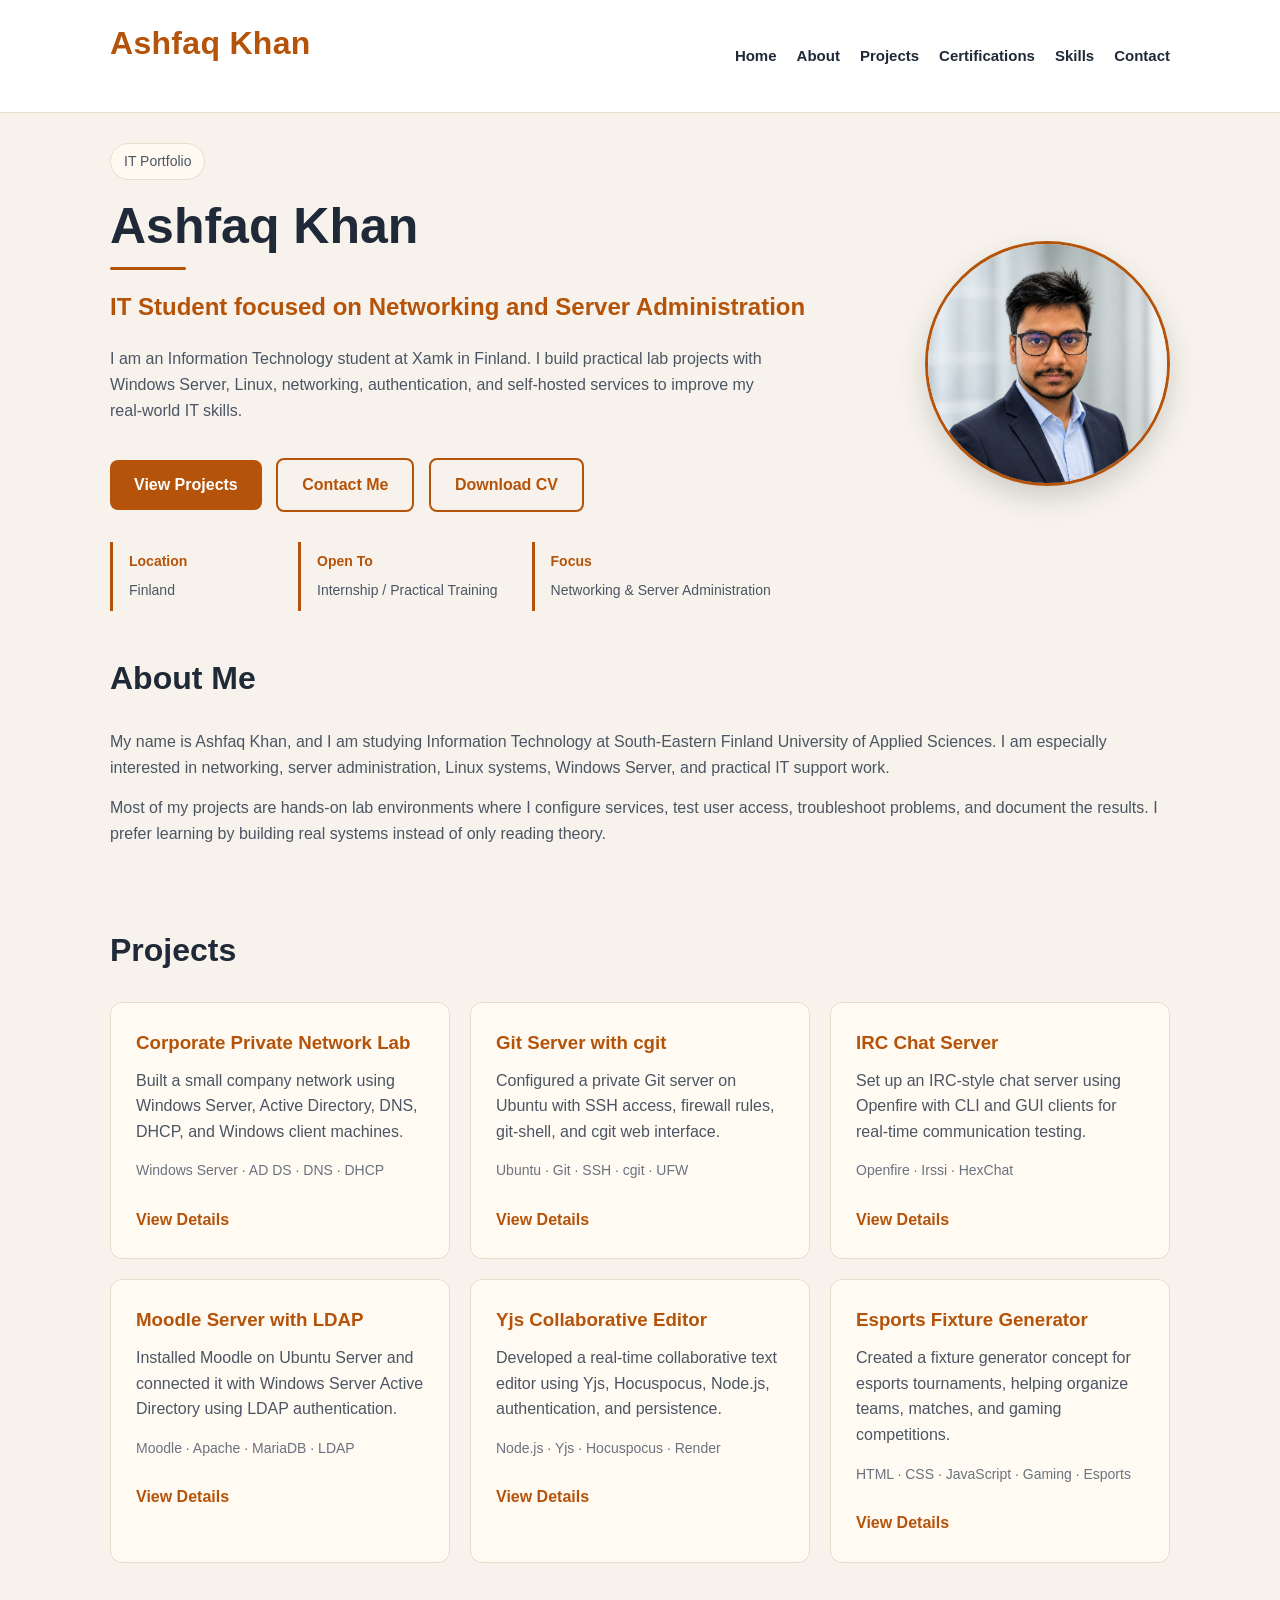
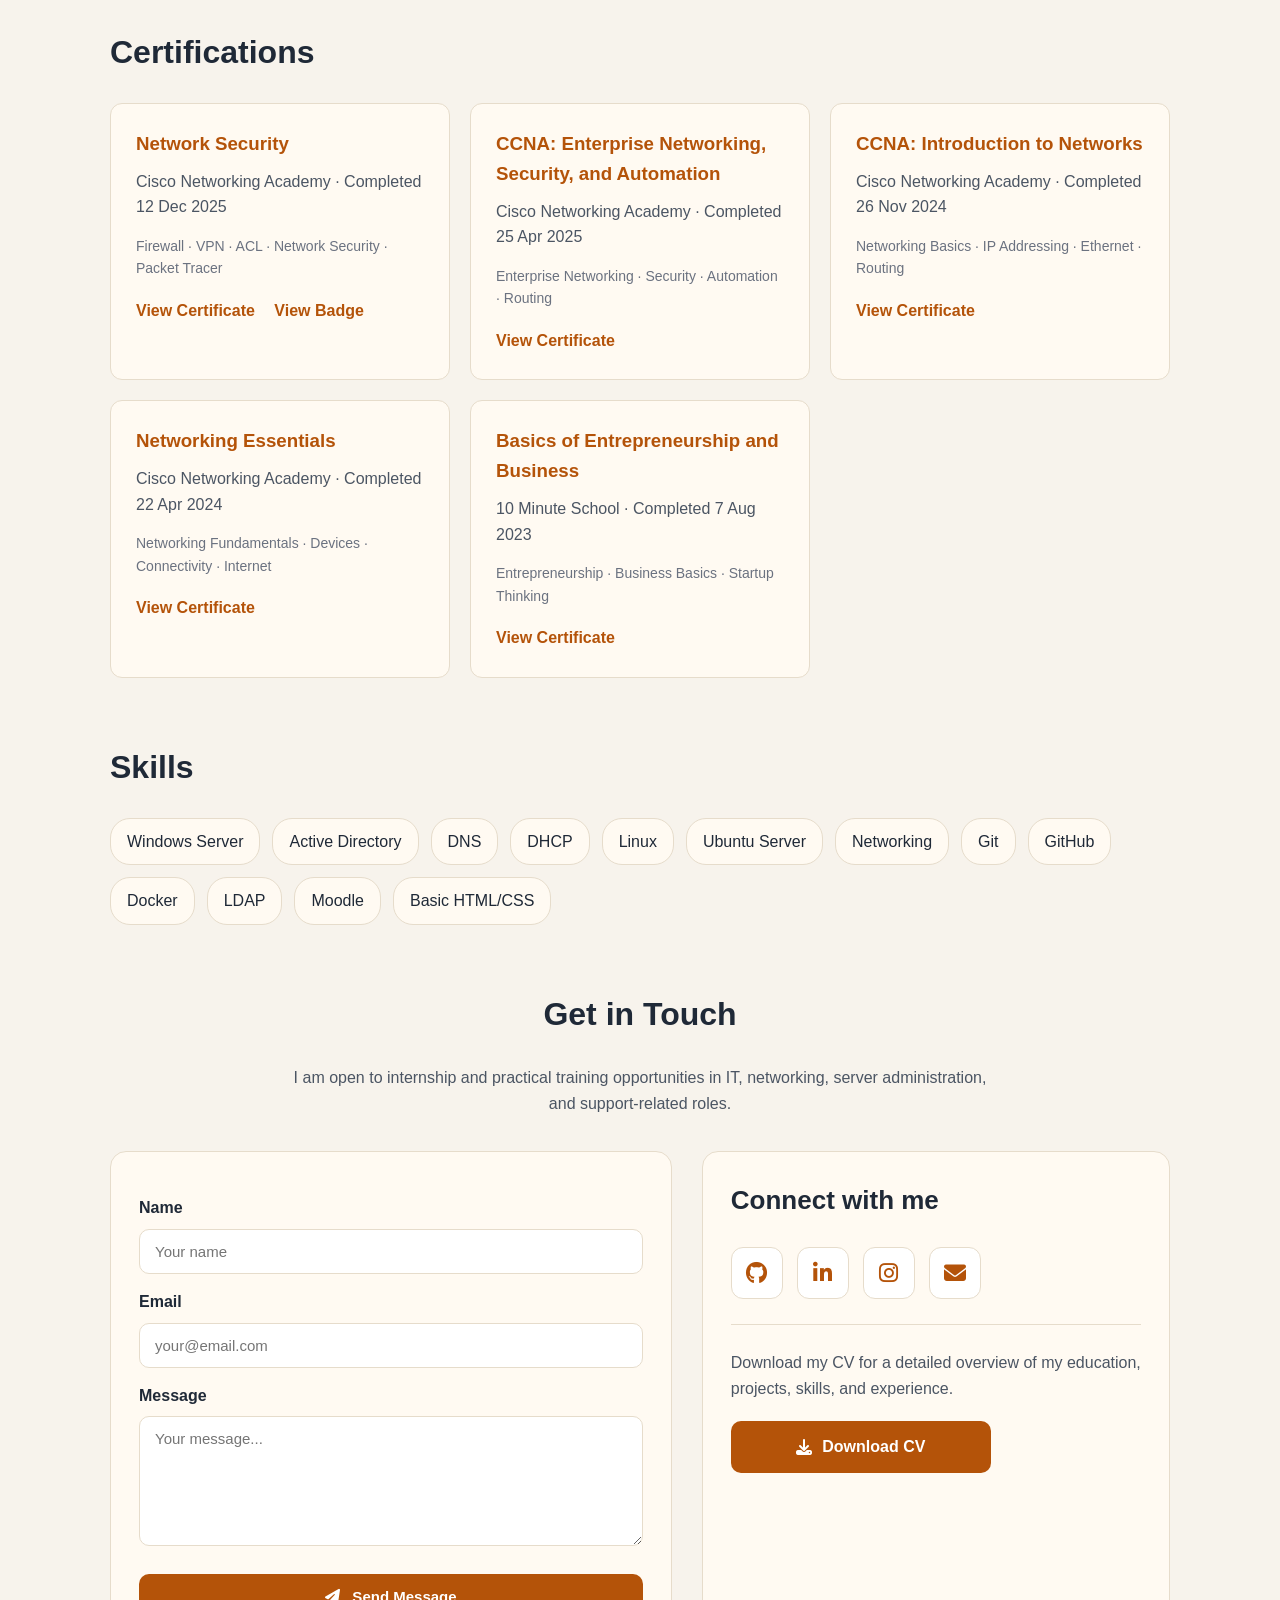
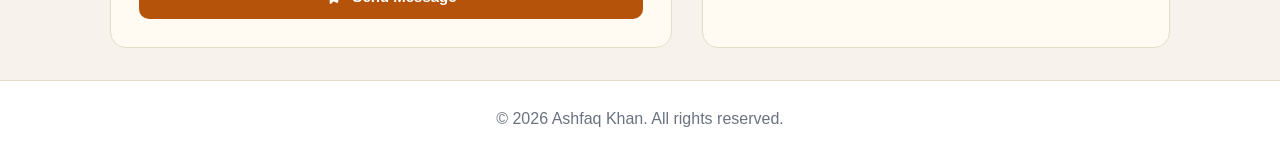
<file: index.html>
<!DOCTYPE html>
<html lang="en">
<head>
  <meta charset="UTF-8" />
  <meta name="viewport" content="width=device-width, initial-scale=1.0" />

  <title>Ashfaq Khan | IT Portfolio | Networking & Server Administration</title>

  <meta name="description" content="Ashfaq Khan is an IT student in Finland focused on networking, server administration, Linux, Windows Server, cybersecurity basics, and practical IT lab projects." />
  <meta name="keywords" content="Ashfaq Khan, IT portfolio, networking, server administration, Windows Server, Linux, Active Directory, Cisco, cybersecurity, Xamk, Finland, IT student" />
  <meta name="author" content="Ashfaq Khan" />
  <meta name="robots" content="index, follow" />

  <link rel="canonical" href="https://ashfaqkhan.vercel.app/" />

  <meta property="og:title" content="Ashfaq Khan | IT Portfolio" />
  <meta property="og:description" content="IT student focused on networking, server administration, Linux, Windows Server, cybersecurity basics, and practical IT lab projects." />
  <meta property="og:type" content="website" />
  <meta property="og:url" content="https://ashfaqkhan.vercel.app/" />
  <meta property="og:image" content="https://ashfaqkhan.vercel.app/images/profile.png" />

  <meta name="twitter:card" content="summary_large_image" />
  <meta name="twitter:title" content="Ashfaq Khan | IT Portfolio" />
  <meta name="twitter:description" content="IT student focused on networking, server administration, Linux, Windows Server, and cybersecurity basics." />
  <meta name="twitter:image" content="https://ashfaqkhan.vercel.app/images/profile.png" />

  <link rel="stylesheet" href="style.css" />
  <link rel="stylesheet" href="https://cdnjs.cloudflare.com/ajax/libs/font-awesome/6.5.1/css/all.min.css">
</head>
<body>
  <h1 class="seo-hidden">Ashfaq Khan IT Portfolio - Networking and Server Administration</h1>

  <header>
    <nav>
      <h2 class="logo">Ashfaq Khan</h2>

      <button class="menu-toggle" id="menu-toggle" aria-label="Open menu">
        ☰
      </button>

      <ul id="nav-links">
        <li><a href="#home">Home</a></li>
        <li><a href="#about">About</a></li>
        <li><a href="#projects">Projects</a></li>
        <li><a href="#certifications">Certifications</a></li>
        <li><a href="#skills">Skills</a></li>
        <li><a href="#contact">Contact</a></li>
      </ul>
    </nav>
  </header>

  <section id="home" class="hero">
    <div class="hero-content">
      <p class="small-label">IT Portfolio</p>

      <h1>Ashfaq Khan</h1>

      <h3>IT Student focused on Networking and Server Administration</h3>

      <p>
        I am an Information Technology student at Xamk in Finland. I build practical
        lab projects with Windows Server, Linux, networking, authentication, and
        self-hosted services to improve my real-world IT skills.
      </p>

      <div class="buttons">
        <a href="#projects" class="btn">View Projects</a>
        <a href="#contact" class="btn secondary">Contact Me</a>
        <a href="Ashfaq-Khan-Resume.pdf" class="btn secondary" target="_blank">Download CV</a>
      </div>

      <div class="hero-info">
        <div>
          <strong>Location</strong>
          <span>Finland</span>
        </div>

        <div>
          <strong>Open To</strong>
          <span>Internship / Practical Training</span>
        </div>

        <div>
          <strong>Focus</strong>
          <span>Networking & Server Administration</span>
        </div>
      </div>
    </div>

    <div class="hero-image">
      <img src="images/profile.png" alt="Ashfaq Khan profile photo">
    </div>
  </section>

  <section id="about">
    <h2>About Me</h2>

    <p>
      My name is Ashfaq Khan, and I am studying Information Technology at
      South-Eastern Finland University of Applied Sciences. I am especially interested
      in networking, server administration, Linux systems, Windows Server, and
      practical IT support work.
    </p>

    <p>
      Most of my projects are hands-on lab environments where I configure services,
      test user access, troubleshoot problems, and document the results. I prefer
      learning by building real systems instead of only reading theory.
    </p>
  </section>

  <section id="projects">
    <h2>Projects</h2>

    <div class="project-grid">

      <div class="project-card">
        <h3>Corporate Private Network Lab</h3>
        <p>
          Built a small company network using Windows Server, Active Directory,
          DNS, DHCP, and Windows client machines.
        </p>
        <span>Windows Server · AD DS · DNS · DHCP</span>
        <a href="/projects/corporate-network" class="project-btn">View Details</a>
      </div>

      <div class="project-card">
        <h3>Git Server with cgit</h3>
        <p>
          Configured a private Git server on Ubuntu with SSH access,
          firewall rules, git-shell, and cgit web interface.
        </p>
        <span>Ubuntu · Git · SSH · cgit · UFW</span>
        <a href="/projects/git-server" class="project-btn">View Details</a>
      </div>

      <div class="project-card">
        <h3>IRC Chat Server</h3>
        <p>
          Set up an IRC-style chat server using Openfire with CLI and GUI clients
          for real-time communication testing.
        </p>
        <span>Openfire · Irssi · HexChat</span>
        <a href="/projects/irc-chat" class="project-btn">View Details</a>
      </div>

      <div class="project-card">
        <h3>Moodle Server with LDAP</h3>
        <p>
          Installed Moodle on Ubuntu Server and connected it with Windows Server
          Active Directory using LDAP authentication.
        </p>
        <span>Moodle · Apache · MariaDB · LDAP</span>
        <a href="/projects/moodle-ldap" class="project-btn">View Details</a>
      </div>

      <div class="project-card">
        <h3>Yjs Collaborative Editor</h3>
        <p>
          Developed a real-time collaborative text editor using Yjs,
          Hocuspocus, Node.js, authentication, and persistence.
        </p>
        <span>Node.js · Yjs · Hocuspocus · Render</span>
        <a href="/projects/collaborative-editor" class="project-btn">View Details</a>
      </div>

      <div class="project-card">
        <h3>Esports Fixture Generator</h3>
        <p>
          Created a fixture generator concept for esports tournaments,
          helping organize teams, matches, and gaming competitions.
        </p>
        <span>HTML · CSS · JavaScript · Gaming · Esports</span>
        <a href="/projects/esports-fixture" class="project-btn">View Details</a>
      </div>

    </div>
  </section>

  <section id="certifications">
    <h2>Certifications</h2>

    <div class="cert-grid">

      <div class="cert-card">
        <h3>Network Security</h3>
        <p>Cisco Networking Academy · Completed 12 Dec 2025</p>
        <span>Firewall · VPN · ACL · Network Security · Packet Tracer</span>
        <a href="certificates/network-security.pdf" class="project-btn" target="_blank">View Certificate</a>
        <a href="https://www.credly.com/badges/883921ce-0913-48ed-8477-642ab029e1c6" class="project-btn" target="_blank">View Badge</a>
      </div>

      <div class="cert-card">
        <h3>CCNA: Enterprise Networking, Security, and Automation</h3>
        <p>Cisco Networking Academy · Completed 25 Apr 2025</p>
        <span>Enterprise Networking · Security · Automation · Routing</span>
        <a href="certificates/ccna-ensa.pdf" class="project-btn" target="_blank">View Certificate</a>
      </div>

      <div class="cert-card">
        <h3>CCNA: Introduction to Networks</h3>
        <p>Cisco Networking Academy · Completed 26 Nov 2024</p>
        <span>Networking Basics · IP Addressing · Ethernet · Routing</span>
        <a href="certificates/ccna-itn.pdf" class="project-btn" target="_blank">View Certificate</a>
      </div>

      <div class="cert-card">
        <h3>Networking Essentials</h3>
        <p>Cisco Networking Academy · Completed 22 Apr 2024</p>
        <span>Networking Fundamentals · Devices · Connectivity · Internet</span>
        <a href="certificates/networking-essentials.pdf" class="project-btn" target="_blank">View Certificate</a>
      </div>

      <div class="cert-card">
        <h3>Basics of Entrepreneurship and Business</h3>
        <p>10 Minute School · Completed 7 Aug 2023</p>
        <span>Entrepreneurship · Business Basics · Startup Thinking</span>
        <a href="certificates/entrepreneurship-business.pdf" class="project-btn" target="_blank">View Certificate</a>
      </div>

    </div>
  </section>

  <section id="skills">
    <h2>Skills</h2>

    <div class="skills-list">
      <span>Windows Server</span>
      <span>Active Directory</span>
      <span>DNS</span>
      <span>DHCP</span>
      <span>Linux</span>
      <span>Ubuntu Server</span>
      <span>Networking</span>
      <span>Git</span>
      <span>GitHub</span>
      <span>Docker</span>
      <span>LDAP</span>
      <span>Moodle</span>
      <span>Basic HTML/CSS</span>
    </div>
  </section>

  <section id="contact" class="contact-section">
    <h2>Get in Touch</h2>

    <p class="contact-intro">
      I am open to internship and practical training opportunities in IT, networking,
      server administration, and support-related roles.
    </p>

    <div class="contact-container">

      <form class="contact-form" action="https://formspree.io/f/xvznkogd" method="POST">
        <label for="name">Name</label>
        <input type="text" id="name" name="name" placeholder="Your name" required>

        <label for="email">Email</label>
        <input type="email" id="email" name="email" placeholder="your@email.com" required>

        <label for="message">Message</label>
        <textarea id="message" name="message" rows="6" placeholder="Your message..." required></textarea>

        <button type="submit" class="send-btn">
          <i class="fa-solid fa-paper-plane"></i>
          Send Message
        </button>
      </form>

      <div class="contact-card">
        <h3>Connect with me</h3>

        <div class="social-links">
          <a href="https://github.com/Ashfaqkhanshimanto" target="_blank" aria-label="GitHub">
            <i class="fa-brands fa-github"></i>
          </a>

          <a href="https://www.linkedin.com/in/khan-ashfaq/" target="_blank" aria-label="LinkedIn">
            <i class="fa-brands fa-linkedin-in"></i>
          </a>

          <a href="https://www.instagram.com/shimanto_khan48/" target="_blank" aria-label="Instagram">
            <i class="fa-brands fa-instagram"></i>
          </a>

          <a href="mailto:ashfaqkhanshimanto@gmail.com" aria-label="Email">
            <i class="fa-solid fa-envelope"></i>
          </a>
        </div>

        <div class="contact-divider"></div>

        <p>
          Download my CV for a detailed overview of my education,
          projects, skills, and experience.
        </p>

        <a href="Ashfaq-Khan-Resume.pdf" class="download-resume-btn" target="_blank">
          <i class="fa-solid fa-download"></i>
          Download CV
        </a>
      </div>

    </div>
  </section>

  <footer>
    <p>© 2026 Ashfaq Khan. All rights reserved.</p>
  </footer>

  <script src="script.js"></script>
</body>
</html>
</file>
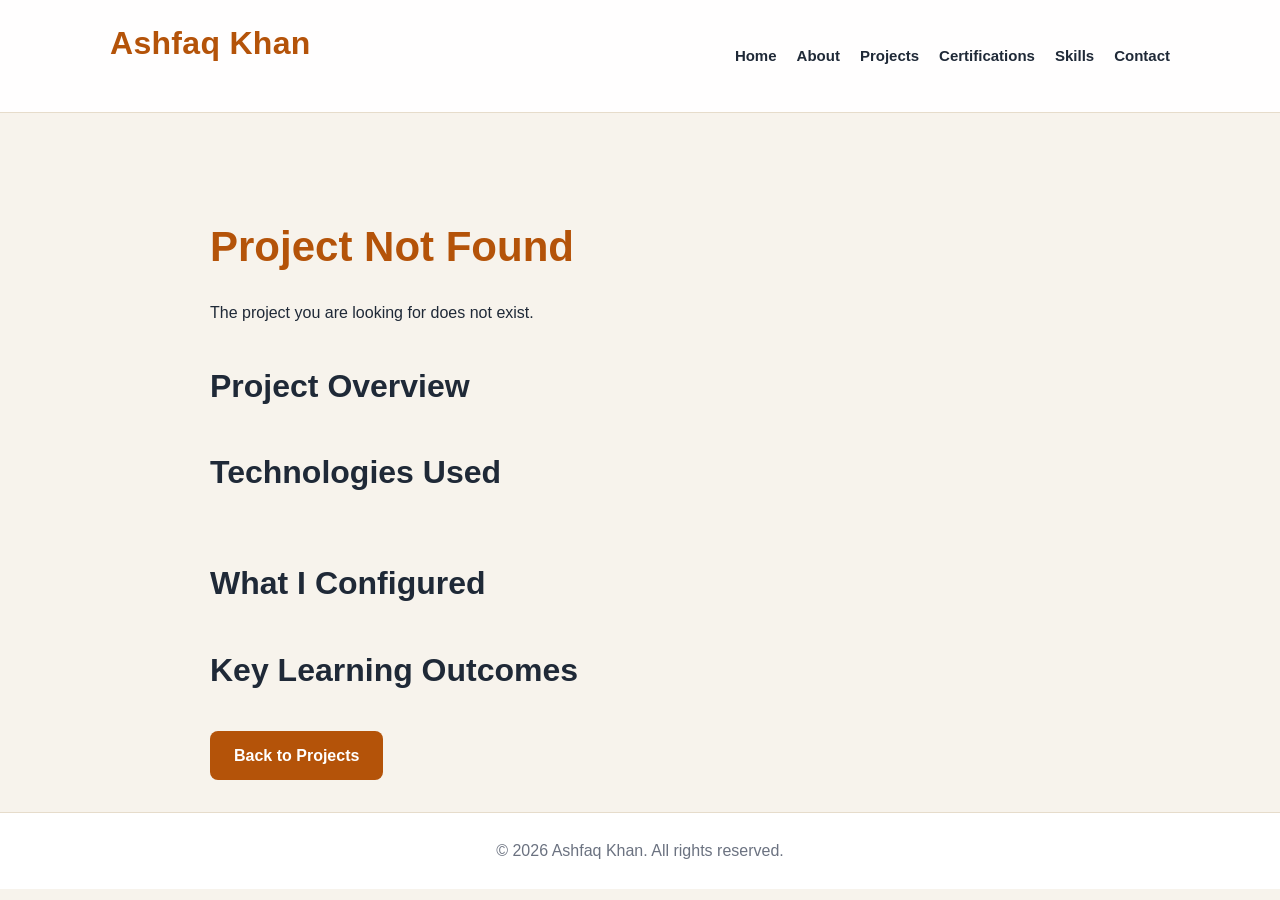
<file: project.html>
<!DOCTYPE html>
<html lang="en">
<head>
  <meta charset="UTF-8" />
  <meta name="viewport" content="width=device-width, initial-scale=1.0" />
  <title>Project Details | Ashfaq Khan</title>
  <link rel="stylesheet" href="style.css" />
</head>
<body>

  <header>
    <nav>
      <h2 class="logo">Ashfaq Khan</h2>

      <button class="menu-toggle" id="menu-toggle" aria-label="Open menu">
        ☰
      </button>

      <ul id="nav-links">
        <li><a href="index.html#home">Home</a></li>
        <li><a href="index.html#about">About</a></li>
        <li><a href="index.html#projects">Projects</a></li>
        <li><a href="index.html#certifications">Certifications</a></li>
        <li><a href="index.html#skills">Skills</a></li>
        <li><a href="index.html#contact">Contact</a></li>
      </ul>
    </nav>
  </header>

  <section class="project-detail">
    <h1 id="project-title">Project Title</h1>

    <p id="project-description"></p>

    <h2>Project Overview</h2>
    <p id="project-overview"></p>

    <h2>Technologies Used</h2>
    <div class="skills-list" id="project-technologies"></div>

    <h2>What I Configured</h2>
    <ul class="detail-list" id="project-configured"></ul>

    <h2>Key Learning Outcomes</h2>
    <p id="project-learning"></p>

    <div id="project-images-section">
      <h2>Project Screenshots</h2>
      <div class="project-images-grid" id="project-images"></div>
    </div>

    <a href="index.html#projects" class="btn">Back to Projects</a>
  </section>

  <footer>
    <p>© 2026 Ashfaq Khan. All rights reserved.</p>
  </footer>

  <script src="projects.js"></script>
  <script>
    const urlParams = new URLSearchParams(window.location.search);
    const projectId = urlParams.get("id");
    const project = projects[projectId];

    if (project) {
      document.title = project.title + " | Ashfaq Khan";

      document.getElementById("project-title").textContent = project.title;
      document.getElementById("project-description").textContent = project.description;
      document.getElementById("project-overview").textContent = project.overview;
      document.getElementById("project-learning").textContent = project.learning;

      const techContainer = document.getElementById("project-technologies");
      project.technologies.forEach(function (tech) {
        const span = document.createElement("span");
        span.textContent = tech;
        techContainer.appendChild(span);
      });

      const configuredList = document.getElementById("project-configured");
      project.configured.forEach(function (item) {
        const li = document.createElement("li");
        li.textContent = item;
        configuredList.appendChild(li);
      });

      const imagesSection = document.getElementById("project-images-section");
      const imagesContainer = document.getElementById("project-images");

      if (project.images && project.images.length > 0) {
        project.images.forEach(function (image) {
          const imageCard = document.createElement("div");
          imageCard.className = "project-image-card";

          const img = document.createElement("img");
          img.src = image.src;
          img.alt = image.caption;

          const caption = document.createElement("p");
          caption.textContent = image.caption;

          imageCard.appendChild(img);
          imageCard.appendChild(caption);
          imagesContainer.appendChild(imageCard);
        });
      } else {
        imagesSection.style.display = "none";
      }
    } else {
      document.getElementById("project-title").textContent = "Project Not Found";
      document.getElementById("project-description").textContent = "The project you are looking for does not exist.";
      document.getElementById("project-images-section").style.display = "none";
    }

    const menuToggle = document.getElementById("menu-toggle");
    const navLinks = document.getElementById("nav-links");

    if (menuToggle && navLinks) {
      menuToggle.addEventListener("click", function () {
        navLinks.classList.toggle("active");
      });

      const links = navLinks.querySelectorAll("a");

      links.forEach(function (link) {
        link.addEventListener("click", function () {
          navLinks.classList.remove("active");
        });
      });
    }
  </script>

</body>
</html>
</file>
<file: style.css>
* {
  margin: 0;
  padding: 0;
  box-sizing: border-box;
  font-family: Arial, sans-serif;
}

:root {
  --bg: #f7f3ec;
  --dark: #ffffff;
  --card: #fffaf2;
  --border: #e6dccb;
  --text: #1f2937;
  --muted: #4b5563;
  --soft: #6b7280;
  --accent: #b45309;
  --accent-light: #d97706;
}

html {
  scroll-behavior: smooth;
}

body {
  background: var(--bg);
  color: var(--text);
  line-height: 1.6;
  overflow-x: hidden;
}

.seo-hidden {
  position: absolute;
  left: -9999px;
}

/* Header */
header {
  background: rgba(255, 255, 255, 0.96);
  position: sticky;
  top: 0;
  z-index: 100;
  border-bottom: 1px solid var(--border);
}

nav {
  max-width: 1100px;
  margin: auto;
  padding: 18px 20px;
  display: flex;
  justify-content: space-between;
  align-items: center;
}

.logo {
  color: var(--accent);
  letter-spacing: 0.3px;
}

.menu-toggle {
  display: none;
  background: none;
  border: none;
  color: var(--text);
  font-size: 30px;
  cursor: pointer;
}

nav ul {
  display: flex;
  list-style: none;
  gap: 20px;
}

nav a {
  color: var(--text);
  text-decoration: none;
  font-weight: bold;
  font-size: 15px;
}

nav a:hover {
  color: var(--accent);
}

/* General Layout */
section {
  max-width: 1100px;
  margin: auto;
  padding: 32px 20px;
}

h2 {
  font-size: 32px;
  margin-bottom: 25px;
  color: var(--text);
}

/* Hero */
.hero {
  min-height: 52vh;
  display: flex;
  align-items: center;
  justify-content: space-between;
  gap: 35px;
  padding-top: 10px;
  padding-bottom: 10px;
}

.hero-content {
  animation: fadeUp 0.8s ease forwards;
}

.small-label {
  display: inline-block;
  color: var(--accent);
  border: 1px solid var(--border);
  background: rgba(255, 250, 242, 0.9);
  border-radius: 999px;
  padding: 6px 13px;
  font-size: 14px;
  margin-bottom: 15px;
}

.hero-content h1 {
  font-size: 50px;
  color: var(--text);
  line-height: 1.05;
}

.hero-content h1::after {
  content: "";
  display: block;
  width: 76px;
  height: 3px;
  background: var(--accent);
  margin-top: 15px;
  border-radius: 10px;
}

.hero-content h3 {
  font-size: 24px;
  color: var(--accent);
  margin: 18px 0 10px;
  font-weight: 600;
}

.hero-content p {
  max-width: 660px;
  margin: 20px 0;
  color: var(--muted);
}

.hero-image {
  animation: fadeInScale 0.9s ease forwards;
  animation-delay: 0.15s;
  opacity: 0;
}

.hero-image img {
  width: 245px;
  height: 245px;
  object-fit: cover;
  border-radius: 50%;
  border: 3px solid var(--accent);
  box-shadow: 0 12px 28px rgba(31, 41, 55, 0.18);
  transition: transform 0.3s ease, border-color 0.3s ease;
}

.hero-image img:hover {
  transform: scale(1.02);
  border-color: var(--accent-light);
}

.buttons {
  margin-top: 25px;
  animation: fadeUp 0.8s ease forwards;
  animation-delay: 0.15s;
  opacity: 0;
}

.btn {
  display: inline-block;
  background: var(--accent);
  color: #ffffff;
  padding: 12px 24px;
  border-radius: 8px;
  text-decoration: none;
  font-weight: bold;
  margin-right: 10px;
  margin-top: 10px;
  transition: transform 0.25s ease, background 0.25s ease;
}

.btn:hover {
  transform: translateY(-2px);
  background: var(--accent-light);
}

.btn.secondary {
  background: transparent;
  color: var(--accent);
  border: 2px solid var(--accent);
}

.btn.secondary:hover {
  background: rgba(180, 83, 9, 0.08);
}

.hero-info {
  display: flex;
  gap: 18px;
  margin-top: 30px;
  flex-wrap: wrap;
}

.hero-info div {
  background: transparent;
  border-left: 3px solid var(--accent);
  border-radius: 0;
  padding: 8px 16px;
  min-width: 170px;
  animation: fadeUp 0.8s ease forwards;
  opacity: 0;
}

.hero-info div:nth-child(1) {
  animation-delay: 0.25s;
}

.hero-info div:nth-child(2) {
  animation-delay: 0.35s;
}

.hero-info div:nth-child(3) {
  animation-delay: 0.45s;
}

.hero-info strong {
  display: block;
  color: var(--accent);
  font-size: 14px;
  margin-bottom: 5px;
}

.hero-info span {
  color: var(--muted);
  font-size: 14px;
}

/* About */
#about p {
  margin-bottom: 15px;
  color: var(--muted);
}

/* Projects and Certifications */
.project-grid,
.cert-grid {
  display: grid;
  grid-template-columns: repeat(auto-fit, minmax(280px, 1fr));
  gap: 20px;
}

.project-card,
.cert-card {
  background: var(--card);
  padding: 25px;
  border-radius: 12px;
  border: 1px solid var(--border);
  transition: transform 0.3s ease, border-color 0.3s ease;
}

.project-card:hover,
.cert-card:hover {
  transform: translateY(-4px);
  border-color: var(--accent);
}

.project-card h3,
.cert-card h3 {
  color: var(--accent);
  margin-bottom: 10px;
}

.project-card p,
.cert-card p {
  color: var(--muted);
  margin-bottom: 15px;
}

.project-card span,
.cert-card span {
  display: block;
  color: var(--soft);
  font-size: 14px;
  margin-top: 12px;
  margin-bottom: 10px;
}

.project-btn {
  display: inline-block;
  margin-top: 15px;
  color: var(--accent);
  text-decoration: none;
  font-weight: bold;
  border-bottom: 1px solid transparent;
}

.project-btn:hover {
  border-bottom: 1px solid var(--accent);
}

.cert-card .project-btn {
  margin-right: 15px;
  margin-top: 8px;
}

/* Skills */
.skills-list {
  display: flex;
  flex-wrap: wrap;
  gap: 12px;
}

.skills-list span {
  background: var(--card);
  color: var(--text);
  border: 1px solid var(--border);
  padding: 10px 16px;
  border-radius: 20px;
}

/* Project Detail Page */
.project-detail {
  max-width: 900px;
  padding-top: 100px;
}

.project-detail h1 {
  font-size: 42px;
  color: var(--accent);
  margin-bottom: 20px;
}

.project-detail h2 {
  margin-top: 35px;
}

.detail-list {
  margin-left: 25px;
  color: var(--muted);
}

.detail-list li {
  margin-bottom: 10px;
}

.project-images-grid {
  display: grid;
  grid-template-columns: repeat(auto-fit, minmax(250px, 1fr));
  gap: 18px;
  margin-top: 20px;
  margin-bottom: 35px;
}

.project-image-card {
  background: var(--card);
  border: 1px solid var(--border);
  border-radius: 12px;
  overflow: hidden;
}

.project-image-card img {
  width: 100%;
  height: 180px;
  object-fit: cover;
  display: block;
}

.project-image-card p {
  color: var(--muted);
  font-size: 14px;
  padding: 12px;
}

/* Contact */
.contact-section {
  text-align: center;
}

.contact-intro {
  max-width: 700px;
  margin: 0 auto 35px auto;
  color: var(--muted);
}

.contact-container {
  display: grid;
  grid-template-columns: 1.2fr 1fr;
  gap: 30px;
  align-items: stretch;
}

.contact-form,
.contact-card {
  background: var(--card);
  border: 1px solid var(--border);
  border-radius: 16px;
  padding: 28px;
  text-align: left;
}

.contact-form label {
  display: block;
  color: var(--text);
  font-weight: bold;
  margin-bottom: 8px;
  margin-top: 15px;
}

.contact-form input,
.contact-form textarea {
  width: 100%;
  background: #ffffff;
  color: var(--text);
  border: 1px solid var(--border);
  border-radius: 10px;
  padding: 13px 15px;
  font-size: 15px;
  outline: none;
}

.contact-form input:focus,
.contact-form textarea:focus {
  border-color: var(--accent);
}

.send-btn {
  width: 100%;
  margin-top: 20px;
  background: var(--accent);
  color: #ffffff;
  border: none;
  border-radius: 10px;
  padding: 14px 22px;
  font-weight: bold;
  font-size: 15px;
  cursor: pointer;
  transition: transform 0.25s ease, background 0.25s ease;
}

.send-btn i {
  margin-right: 8px;
}

.send-btn:hover {
  transform: translateY(-2px);
  background: var(--accent-light);
}

.contact-card h3 {
  color: var(--text);
  font-size: 26px;
  margin-bottom: 25px;
}

.social-links {
  display: flex;
  flex-wrap: wrap;
  gap: 14px;
  margin-bottom: 25px;
}

.social-links a {
  width: 52px;
  height: 52px;
  background: #ffffff;
  color: var(--accent);
  border: 1px solid var(--border);
  border-radius: 12px;
  text-decoration: none;
  display: flex;
  align-items: center;
  justify-content: center;
  font-size: 22px;
  transition: transform 0.25s ease, border-color 0.25s ease;
}

.social-links a:hover {
  transform: translateY(-3px);
  border-color: var(--accent);
}

.contact-divider {
  height: 1px;
  background: var(--border);
  margin: 25px 0;
}

.contact-card p {
  color: var(--muted);
  margin-bottom: 20px;
}

.download-resume-btn {
  display: inline-flex;
  align-items: center;
  justify-content: center;
  gap: 10px;
  background: var(--accent);
  color: #ffffff !important;
  padding: 13px 24px;
  border-radius: 10px;
  text-decoration: none;
  font-weight: bold;
  width: 100%;
  max-width: 260px;
  transition: transform 0.25s ease, background 0.25s ease;
}

.download-resume-btn:hover {
  transform: translateY(-2px);
  background: var(--accent-light);
}

/* Footer */
footer {
  text-align: center;
  padding: 25px;
  background: #ffffff;
  color: var(--soft);
  border-top: 1px solid var(--border);
}

/* Animations */
@keyframes fadeUp {
  from {
    opacity: 0;
    transform: translateY(22px);
  }
  to {
    opacity: 1;
    transform: translateY(0);
  }
}

@keyframes fadeInScale {
  from {
    opacity: 0;
    transform: scale(0.96);
  }
  to {
    opacity: 1;
    transform: scale(1);
  }
}

@media (prefers-reduced-motion: reduce) {
  * {
    animation: none !important;
    transition: none !important;
  }
}

/* Mobile */
@media (max-width: 768px) {
  nav {
    flex-direction: row;
    justify-content: space-between;
    padding: 15px 20px;
    position: relative;
  }

  .menu-toggle {
    display: block;
  }

  nav ul {
    display: none;
    position: absolute;
    top: 65px;
    right: 20px;
    background: var(--dark);
    border: 1px solid var(--border);
    border-radius: 12px;
    padding: 15px;
    width: 220px;
    flex-direction: column;
    gap: 12px;
    text-align: right;
    z-index: 999;
  }

  nav ul.active {
    display: flex;
  }

  nav a {
    font-size: 14px;
  }

  section {
    padding: 45px 18px;
  }

  .hero {
    min-height: auto;
    flex-direction: column-reverse;
    text-align: center;
    gap: 30px;
    padding-top: 45px;
  }

  .hero-content h1 {
    font-size: 34px;
  }

  .hero-content h3 {
    font-size: 20px;
  }

  .hero-content p {
    margin-left: auto;
    margin-right: auto;
  }

  .hero-content h1::after {
    margin-left: auto;
    margin-right: auto;
  }

  .hero-image img {
    width: 210px;
    height: 210px;
  }

  .buttons {
    display: flex;
    flex-direction: column;
    gap: 12px;
    align-items: center;
  }

  .btn {
    width: 100%;
    max-width: 260px;
    margin-right: 0;
    text-align: center;
  }

  .hero-info {
    justify-content: center;
  }

  .hero-info div {
    width: 100%;
    max-width: 280px;
    text-align: left;
  }

  .project-grid,
  .cert-grid,
  .project-images-grid,
  .contact-container {
    grid-template-columns: 1fr;
  }

  .project-card,
  .cert-card,
  .contact-form,
  .contact-card {
    padding: 22px;
  }

  .project-detail {
    padding-top: 80px;
  }

  .project-detail h1 {
    font-size: 32px;
  }

  .project-image-card img {
    height: auto;
    max-height: 260px;
    object-fit: contain;
    background: #ffffff;
  }

  .social-links {
    justify-content: center;
  }

  .contact-card {
    text-align: center;
  }

  .download-resume-btn {
    margin: auto;
  }

  h2 {
    font-size: 28px;
  }

  .skills-list {
    justify-content: center;
  }

  #contact {
    text-align: center;
  }
}

@media (max-width: 480px) {
  .logo {
    font-size: 22px;
  }

  .hero-content h1 {
    font-size: 30px;
  }

  .hero-content h3 {
    font-size: 18px;
  }

  nav ul {
    width: 200px;
    right: 10px;
  }

  nav a {
    font-size: 13px;
  }

  .hero-image img {
    width: 185px;
    height: 185px;
  }

  .skills-list span {
    font-size: 14px;
  }

  .project-detail h1 {
    font-size: 28px;
  }

  .project-image-card p {
    font-size: 13px;
  }
}
</file>
